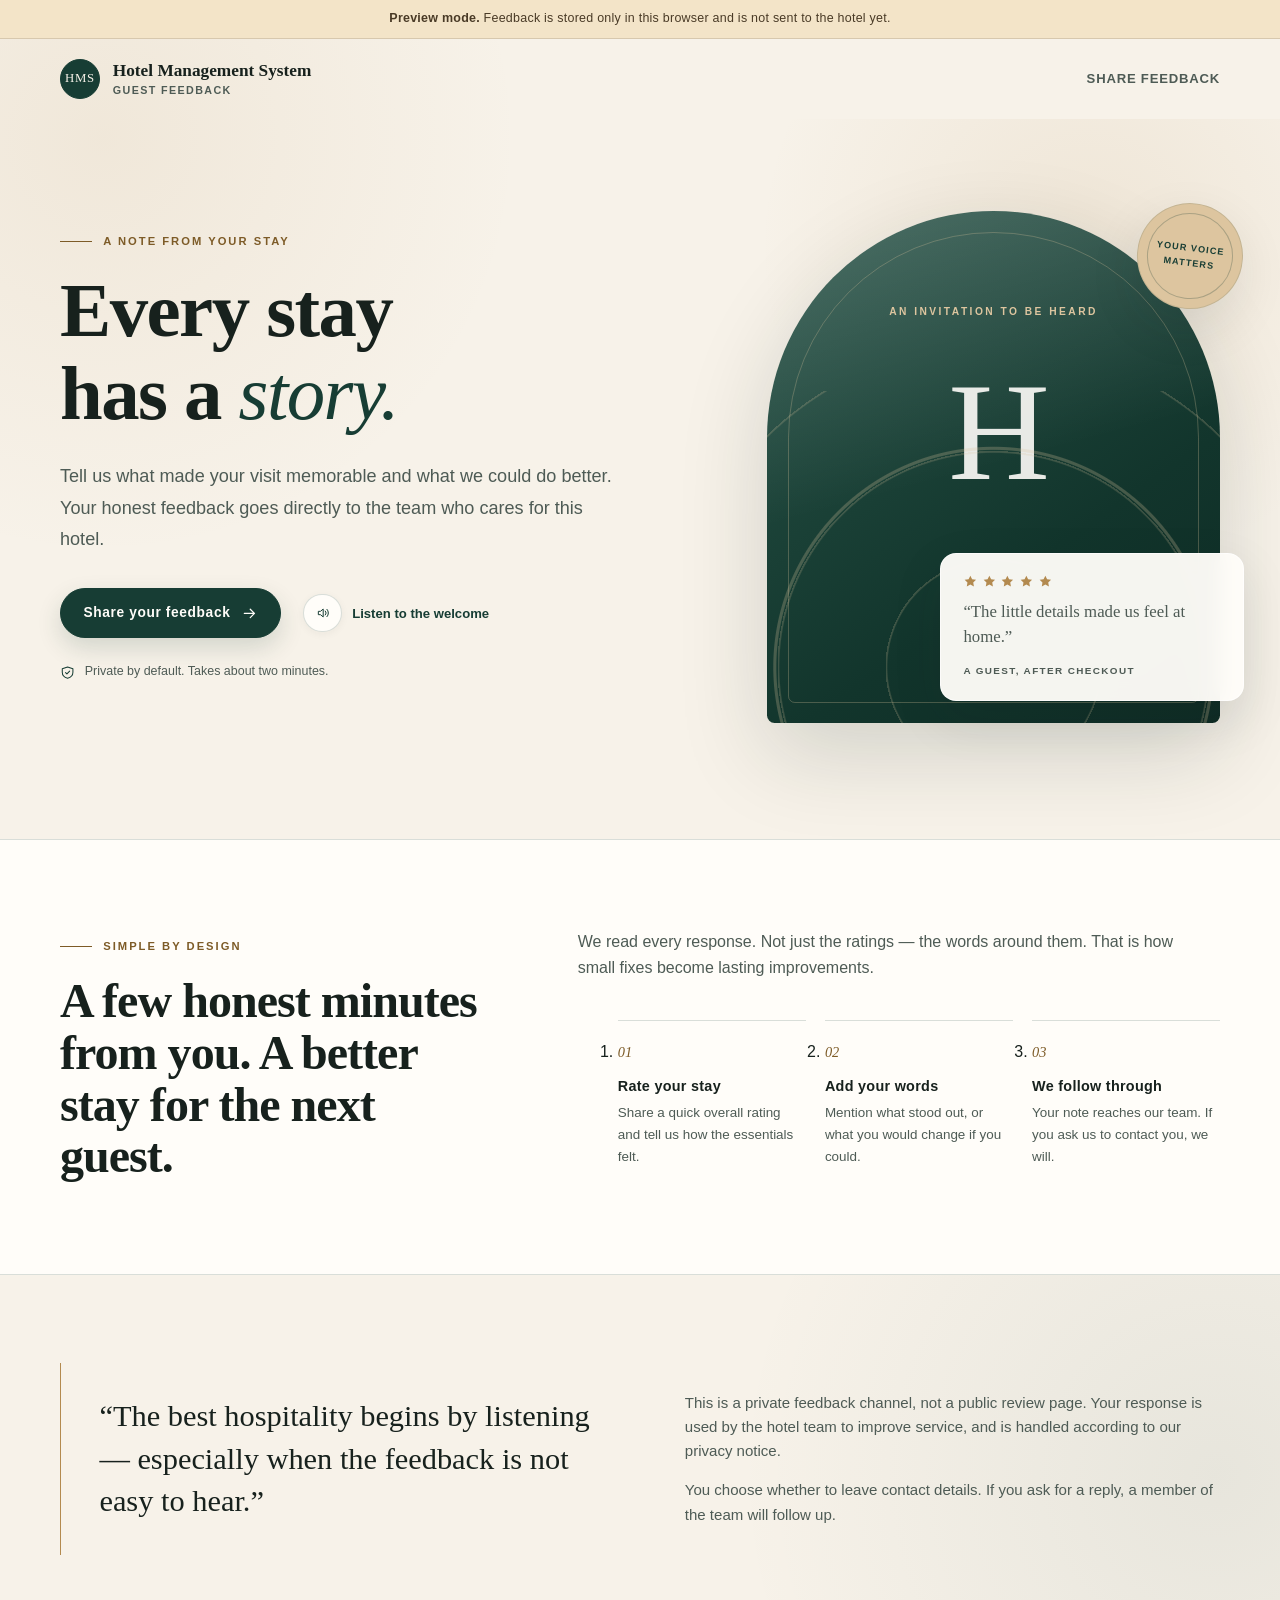
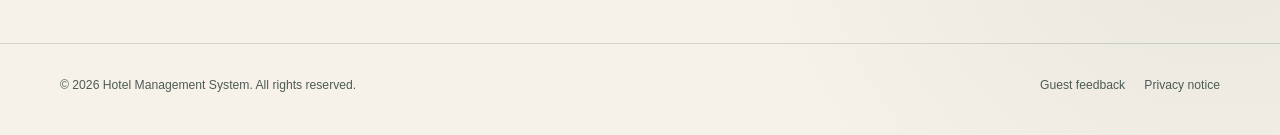
<file: index.html>
<!doctype html>
<html lang="en">
  <head>
    <meta charset="utf-8" />
    <meta name="viewport" content="width=device-width, initial-scale=1" />
    <meta
      name="description"
      content="Share private feedback about your stay and help the hotel improve."
    />
    <meta name="theme-color" content="#173d34" />
    <title>Guest Feedback | Hotel Management System</title>
    <link rel="icon" href="assets/favicon.svg" type="image/svg+xml" />
    <link rel="stylesheet" href="assets/css/styles.css" />
  </head>
  <body class="home-page" data-page="home">
    <div class="demo-banner" data-demo-banner hidden></div>
    <a class="skip-link" href="#main">Skip to content</a>

    <header class="site-header">
      <div class="container site-header__inner">
        <a class="brand" href="index.html">
          <span class="brand__mark" aria-hidden="true">HMS</span>
          <span>
            <span class="brand__name" data-hotel-name>Hotel Management System</span>
            <span class="brand__descriptor">Guest feedback</span>
          </span>
        </a>
        <nav class="header-nav" aria-label="Primary">
          <a class="header-nav__link" href="feedback.html" data-preserve-invite>
            Share feedback
          </a>
        </nav>
      </div>
    </header>

    <main id="main">
      <section class="home-hero" aria-labelledby="hero-title">
        <div class="container home-hero__grid">
          <div>
            <p class="eyebrow">A note from your stay</p>
            <h1 class="hero-title" id="hero-title">
              Every stay has a <em>story.</em>
            </h1>
            <p class="hero-lede">
              Tell us what made your visit memorable and what we could do
              better. Your honest feedback goes directly to the team who cares
              for this hotel.
            </p>

            <div class="hero-actions">
              <a
                class="btn btn--primary"
                href="feedback.html"
                data-preserve-invite
              >
                Share your feedback
                <svg
                  class="btn__icon"
                  viewBox="0 0 20 20"
                  fill="none"
                  aria-hidden="true"
                >
                  <path
                    d="M4 10h12M11 5l5 5-5 5"
                    stroke="currentColor"
                    stroke-width="1.5"
                    stroke-linecap="round"
                    stroke-linejoin="round"
                  />
                </svg>
              </a>

              <button
                class="tts-control"
                type="button"
                data-tts-button
                data-tts-default-label="Listen to the welcome"
                aria-pressed="false"
              >
                <span class="tts-control__icon" aria-hidden="true">
                  <svg viewBox="0 0 24 24" fill="none">
                    <path
                      d="M5 9.5v5h3.2l4.1 3.4V6.1L8.2 9.5H5Z"
                      stroke="currentColor"
                      stroke-width="1.5"
                      stroke-linejoin="round"
                    />
                    <path
                      d="M15.5 9a4.3 4.3 0 0 1 0 6M18 6.5a8 8 0 0 1 0 11"
                      stroke="currentColor"
                      stroke-width="1.5"
                      stroke-linecap="round"
                    />
                  </svg>
                </span>
                <span data-tts-label>Listen to the welcome</span>
              </button>
            </div>

            <p class="hero-note">
              <svg viewBox="0 0 20 20" fill="none" aria-hidden="true">
                <path
                  d="M10 2.5 17 5v4.6c0 4-2.9 6.8-7 7.9-4.1-1.1-7-3.9-7-7.9V5l7-2.5Z"
                  stroke="currentColor"
                  stroke-width="1.35"
                  stroke-linejoin="round"
                />
                <path
                  d="m7.3 9.9 1.8 1.8 3.6-3.7"
                  stroke="currentColor"
                  stroke-width="1.35"
                  stroke-linecap="round"
                  stroke-linejoin="round"
                />
              </svg>
              Private by default. Takes about two minutes.
            </p>

            <div id="welcome-script" class="visually-hidden">
              Welcome. We would love to hear about your stay. This short,
              private feedback form takes about two minutes. You can rate your
              experience and tell us what worked well, or what we should
              improve. Your feedback goes directly to our hotel team. Use the
              Share your feedback button when you are ready to begin.
            </div>
          </div>

          <div class="hero-art" aria-hidden="true">
            <div class="hero-art__arch">
              <span class="hero-art__label">An invitation to be heard</span>
              <span class="hero-art__monogram">H</span>
              <span class="hero-art__pattern"></span>
            </div>
            <div class="hero-seal">
              <span class="hero-seal__inner">Your voice<br />matters</span>
            </div>
            <div class="hero-card">
              <div class="hero-card__stars">
                <svg viewBox="0 0 24 24" aria-hidden="true">
                  <path d="m12 2.7 2.9 5.8 6.4.9-4.6 4.5 1.1 6.4-5.8-3-5.8 3 1.1-6.4-4.6-4.5 6.4-.9L12 2.7Z" />
                </svg>
                <svg viewBox="0 0 24 24" aria-hidden="true">
                  <path d="m12 2.7 2.9 5.8 6.4.9-4.6 4.5 1.1 6.4-5.8-3-5.8 3 1.1-6.4-4.6-4.5 6.4-.9L12 2.7Z" />
                </svg>
                <svg viewBox="0 0 24 24" aria-hidden="true">
                  <path d="m12 2.7 2.9 5.8 6.4.9-4.6 4.5 1.1 6.4-5.8-3-5.8 3 1.1-6.4-4.6-4.5 6.4-.9L12 2.7Z" />
                </svg>
                <svg viewBox="0 0 24 24" aria-hidden="true">
                  <path d="m12 2.7 2.9 5.8 6.4.9-4.6 4.5 1.1 6.4-5.8-3-5.8 3 1.1-6.4-4.6-4.5 6.4-.9L12 2.7Z" />
                </svg>
                <svg viewBox="0 0 24 24" aria-hidden="true">
                  <path d="m12 2.7 2.9 5.8 6.4.9-4.6 4.5 1.1 6.4-5.8-3-5.8 3 1.1-6.4-4.6-4.5 6.4-.9L12 2.7Z" />
                </svg>
              </div>
              <p>“The little details made us feel at home.”</p>
              <span class="hero-card__caption">A guest, after checkout</span>
            </div>
          </div>
        </div>
      </section>

      <section class="home-intro" aria-labelledby="how-heading">
        <div class="container intro-grid">
          <div>
            <p class="eyebrow">Simple by design</p>
            <h2 class="intro-title" id="how-heading">
              A few honest minutes from you. A better stay for the next guest.
            </h2>
          </div>
          <div>
            <div class="intro-copy">
              <p>
                We read every response. Not just the ratings — the words
                around them. That is how small fixes become lasting
                improvements.
              </p>
            </div>
            <ol class="steps">
              <li class="step">
                <span class="step__number">01</span>
                <h3>Rate your stay</h3>
                <p>
                  Share a quick overall rating and tell us how the essentials
                  felt.
                </p>
              </li>
              <li class="step">
                <span class="step__number">02</span>
                <h3>Add your words</h3>
                <p>
                  Mention what stood out, or what you would change if you
                  could.
                </p>
              </li>
              <li class="step">
                <span class="step__number">03</span>
                <h3>We follow through</h3>
                <p>
                  Your note reaches our team. If you ask us to contact you, we
                  will.
                </p>
              </li>
            </ol>
          </div>
        </div>
      </section>

      <section class="home-assurance" aria-labelledby="assurance-heading">
        <div class="container assurance-grid">
          <div class="assurance-quote">
            <p>
              “The best hospitality begins by listening — especially when the
              feedback is not easy to hear.”
            </p>
          </div>
          <div class="assurance-copy">
            <h2 class="visually-hidden" id="assurance-heading">
              About this feedback channel
            </h2>
            <p>
              This is a private feedback channel, not a public review page.
              Your response is used by the hotel team to improve service, and
              is handled according to our privacy notice.
            </p>
            <p>
              You choose whether to leave contact details. If you ask for a
              reply, a member of the team will follow up.
            </p>
          </div>
        </div>
      </section>
    </main>

    <footer class="site-footer">
      <div class="container site-footer__inner">
        <p>
          © <span data-current-year>2026</span>
          <span data-hotel-name>Hotel Management System</span>. All rights
          reserved.
        </p>
        <nav class="site-footer__links" aria-label="Legal">
          <a href="feedback.html" data-preserve-invite>Guest feedback</a>
          <a href="privacy.html">Privacy notice</a>
        </nav>
      </div>
    </footer>

    <div class="visually-hidden" id="tts-status" role="status" aria-live="polite"></div>

    <script src="assets/js/config.js"></script>
    <script src="assets/js/site.js"></script>
    <script type="module" src="assets/js/home.js"></script>
  </body>
</html>
</file>
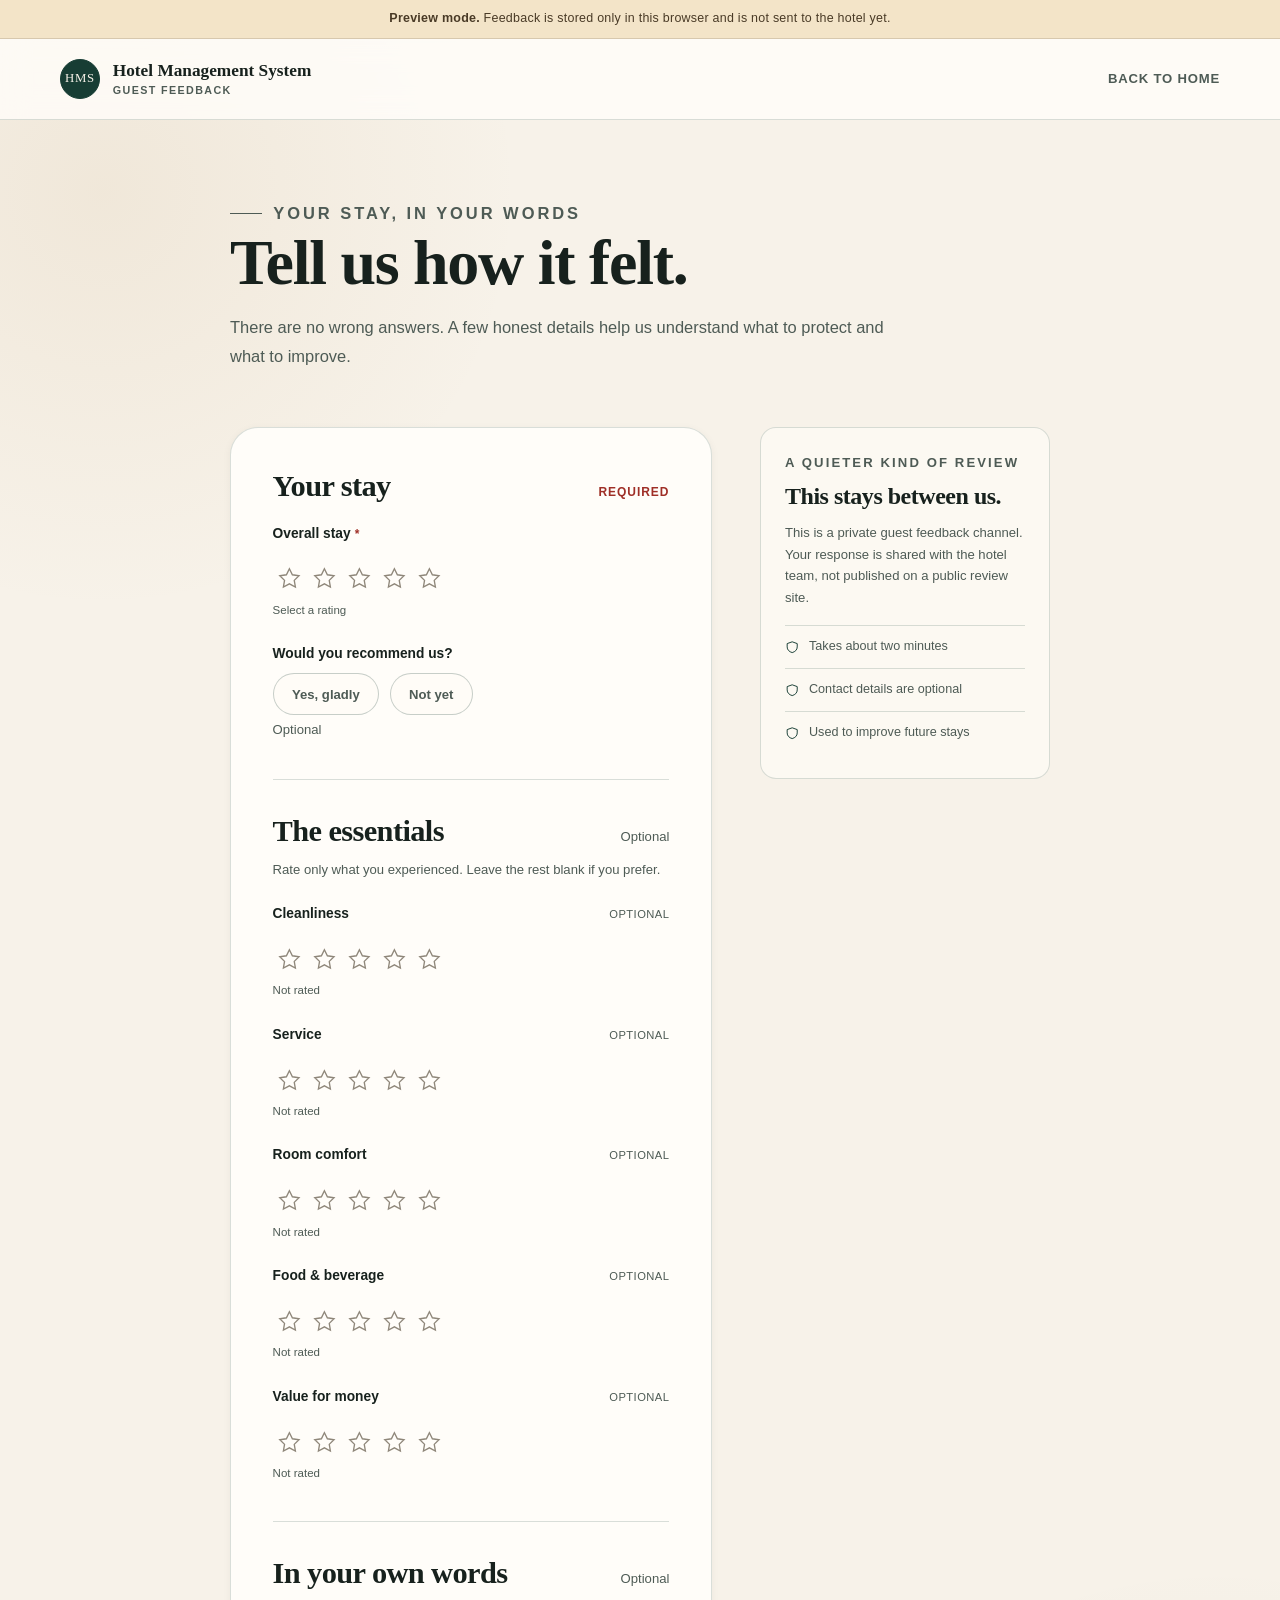
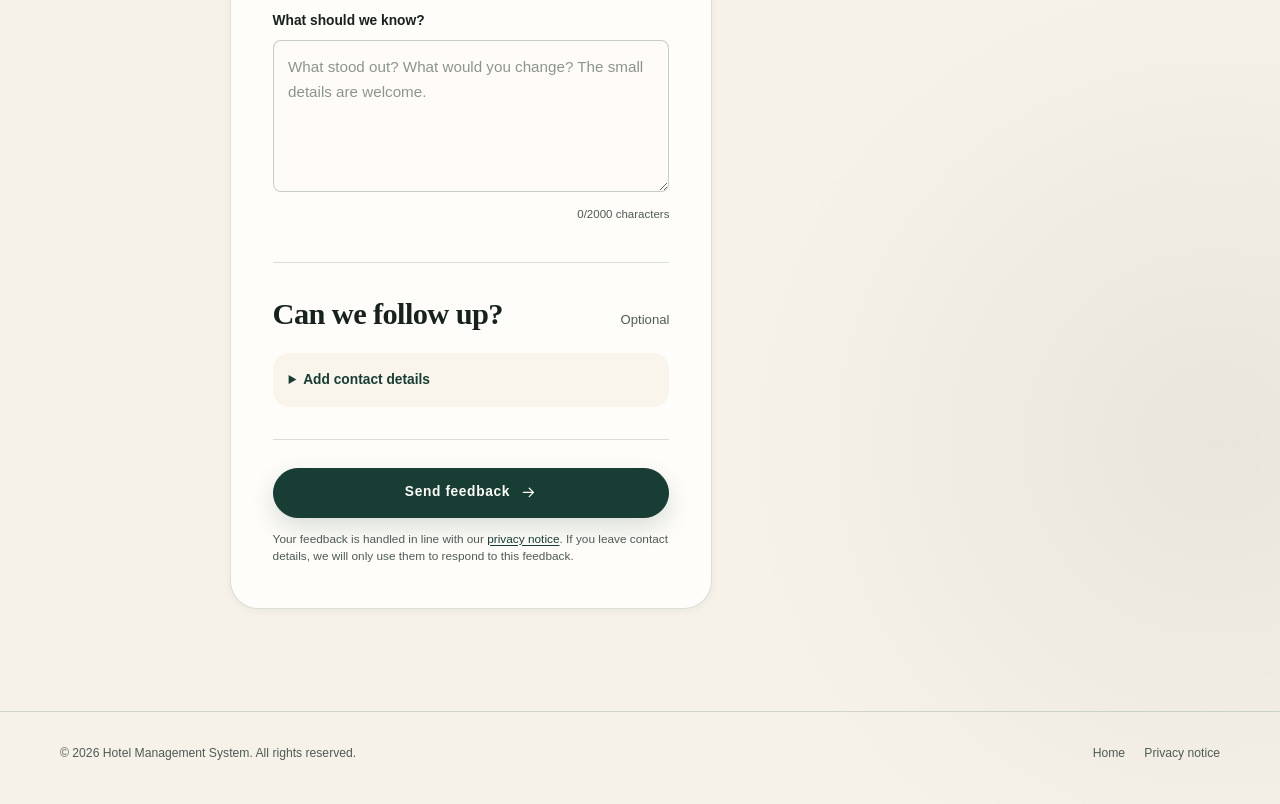
<file: feedback.html>
<!doctype html>
<html lang="en">
  <head>
    <meta charset="utf-8" />
    <meta name="viewport" content="width=device-width, initial-scale=1" />
    <meta name="robots" content="noindex, nofollow" />
    <meta
      name="description"
      content="Share a private review of your recent hotel stay."
    />
    <meta name="theme-color" content="#173d34" />
    <title>Share your feedback | Hotel Management System</title>
    <link rel="icon" href="assets/favicon.svg" type="image/svg+xml" />
    <link rel="stylesheet" href="assets/css/styles.css" />
  </head>
  <body data-page="feedback">
    <div class="demo-banner" data-demo-banner hidden></div>
    <a class="skip-link" href="#main">Skip to content</a>

    <header class="site-header site-header--solid">
      <div class="container site-header__inner">
        <a class="brand" href="index.html">
          <span class="brand__mark" aria-hidden="true">HMS</span>
          <span>
            <span class="brand__name" data-hotel-name>Hotel Management System</span>
            <span class="brand__descriptor">Guest feedback</span>
          </span>
        </a>
        <nav class="header-nav" aria-label="Primary">
          <a class="header-nav__link" href="index.html">Back to home</a>
        </nav>
      </div>
    </header>

    <main class="page-main" id="main">
      <div class="container container--narrow">
        <div class="page-intro">
          <p class="eyebrow">Your stay, in your words</p>
          <h1>Tell us how it felt.</h1>
          <p>
            There are no wrong answers. A few honest details help us understand
            what to protect and what to improve.
          </p>
        </div>

        <div class="form-shell">
          <div>
            <div
              class="alert alert--error"
              id="form-error"
              role="alert"
              tabindex="-1"
              hidden
            ></div>

            <form
              class="review-form"
              id="review-form"
              novalidate
            >
              <section class="form-section" aria-labelledby="stay-heading">
                <div class="section-heading">
                  <h2 id="stay-heading">Your stay</h2>
                  <span class="required-mark">Required</span>
                </div>

                <div
                  class="rating-control"
                  data-rating-name="overall"
                  data-rating-label="Overall stay"
                  data-required="true"
                ></div>

                <div class="field" style="margin-top: 1.5rem">
                  <span class="field-label">Would you recommend us?</span>
                  <div class="recommend-options" role="radiogroup" aria-label="Would you recommend us?">
                    <div class="choice-pill">
                      <input
                        type="radio"
                        id="recommend-yes"
                        name="recommend"
                        value="yes"
                      />
                      <label for="recommend-yes">Yes, gladly</label>
                    </div>
                    <div class="choice-pill">
                      <input
                        type="radio"
                        id="recommend-no"
                        name="recommend"
                        value="no"
                      />
                      <label for="recommend-no">Not yet</label>
                    </div>
                  </div>
                  <p class="field-help">Optional</p>
                </div>
              </section>

              <section class="form-section" aria-labelledby="details-heading">
                <div class="section-heading">
                  <h2 id="details-heading">The essentials</h2>
                  <span class="field-help">Optional</span>
                </div>
                <p class="field-help" style="margin: -0.5rem 0 1.4rem">
                  Rate only what you experienced. Leave the rest blank if you
                  prefer.
                </p>

                <div class="rating-control" data-rating-name="cleanliness" data-rating-label="Cleanliness"></div>
                <div class="rating-control" data-rating-name="service" data-rating-label="Service"></div>
                <div class="rating-control" data-rating-name="comfort" data-rating-label="Room comfort"></div>
                <div class="rating-control" data-rating-name="food" data-rating-label="Food &amp; beverage"></div>
                <div class="rating-control" data-rating-name="value" data-rating-label="Value for money"></div>
              </section>

              <section class="form-section" aria-labelledby="words-heading">
                <div class="section-heading">
                  <h2 id="words-heading">In your own words</h2>
                  <span class="field-help">Optional</span>
                </div>

                <div class="field" id="comment-field">
                  <label for="comment">What should we know?</label>
                  <textarea
                    id="comment"
                    name="comment"
                    maxlength="2000"
                    aria-describedby="comment-count"
                    placeholder="What stood out? What would you change? The small details are welcome."
                  ></textarea>
                  <div class="character-count" id="comment-count" aria-live="polite">
                    <span data-comment-length>0</span>/2000 characters
                  </div>
                </div>
              </section>

              <section class="form-section" aria-labelledby="contact-heading">
                <div class="section-heading">
                  <h2 id="contact-heading">Can we follow up?</h2>
                  <span class="field-help">Optional</span>
                </div>

                <details class="optional-details" id="contact-details">
                  <summary>Add contact details</summary>
                  <div class="optional-details__body">
                    <p class="field-help" style="margin-top: 0">
                      Leave your details only if you would like a member of our
                      team to respond to this feedback.
                    </p>

                    <div class="field">
                      <label for="guest-name">Name</label>
                      <input
                        type="text"
                        id="guest-name"
                        name="guestName"
                        autocomplete="name"
                        maxlength="120"
                      />
                    </div>

                    <div class="field">
                      <label for="guest-email">Email</label>
                      <input
                        type="email"
                        id="guest-email"
                        name="guestEmail"
                        autocomplete="email"
                        maxlength="254"
                        inputmode="email"
                      />
                    </div>

                    <div class="field">
                      <label for="guest-phone">Phone</label>
                      <input
                        type="tel"
                        id="guest-phone"
                        name="guestPhone"
                        autocomplete="tel"
                        maxlength="32"
                        inputmode="tel"
                      />
                    </div>

                    <div class="checkbox-row">
                      <input
                        type="checkbox"
                        id="contact-consent"
                        name="contactConsent"
                      />
                      <label for="contact-consent">
                        I agree to be contacted about this feedback. I
                        understand that providing contact details is optional.
                      </label>
                    </div>
                    <p class="field-error" id="contact-error" hidden>
                      Please agree to be contacted if you leave contact details.
                    </p>
                  </div>
                </details>
              </section>

              <div class="form-actions">
                <button class="btn btn--primary btn--wide" id="submit-button" type="submit">
                  Send feedback
                  <svg
                    class="btn__icon"
                    viewBox="0 0 20 20"
                    fill="none"
                    aria-hidden="true"
                  >
                    <path
                      d="M4 10h12M11 5l5 5-5 5"
                      stroke="currentColor"
                      stroke-width="1.5"
                      stroke-linecap="round"
                      stroke-linejoin="round"
                    />
                  </svg>
                </button>
                <p class="form-actions__note">
                  Your feedback is handled in line with our
                  <a href="privacy.html">privacy notice</a>. If you leave
                  contact details, we will only use them to respond to this
                  feedback.
                </p>
              </div>
            </form>
          </div>

          <aside class="aside-card" aria-labelledby="aside-heading">
            <p class="aside-card__eyebrow">A quieter kind of review</p>
            <h2 id="aside-heading">This stays between us.</h2>
            <p>
              This is a private guest feedback channel. Your response is shared
              with the hotel team, not published on a public review site.
            </p>
            <ul>
              <li>
                <svg viewBox="0 0 20 20" fill="none" aria-hidden="true">
                  <path
                    d="M10 2.5 17 5v4.6c0 4-2.9 6.8-7 7.9-4.1-1.1-7-3.9-7-7.9V5l7-2.5Z"
                    stroke="currentColor"
                    stroke-width="1.35"
                    stroke-linejoin="round"
                  />
                </svg>
                Takes about two minutes
              </li>
              <li>
                <svg viewBox="0 0 20 20" fill="none" aria-hidden="true">
                  <path
                    d="M10 2.5 17 5v4.6c0 4-2.9 6.8-7 7.9-4.1-1.1-7-3.9-7-7.9V5l7-2.5Z"
                    stroke="currentColor"
                    stroke-width="1.35"
                    stroke-linejoin="round"
                  />
                </svg>
                Contact details are optional
              </li>
              <li>
                <svg viewBox="0 0 20 20" fill="none" aria-hidden="true">
                  <path
                    d="M10 2.5 17 5v4.6c0 4-2.9 6.8-7 7.9-4.1-1.1-7-3.9-7-7.9V5l7-2.5Z"
                    stroke="currentColor"
                    stroke-width="1.35"
                    stroke-linejoin="round"
                  />
                </svg>
                Used to improve future stays
              </li>
            </ul>
          </aside>
        </div>
      </div>
    </main>

    <footer class="site-footer">
      <div class="container site-footer__inner">
        <p>
          © <span data-current-year>2026</span>
          <span data-hotel-name>Hotel Management System</span>. All rights
          reserved.
        </p>
        <nav class="site-footer__links" aria-label="Legal">
          <a href="index.html">Home</a>
          <a href="privacy.html">Privacy notice</a>
        </nav>
      </div>
    </footer>

    <div class="visually-hidden" id="tts-status" role="status" aria-live="polite"></div>

    <script src="assets/js/config.js"></script>
    <script src="assets/js/site.js"></script>
    <script type="module" src="assets/js/feedback.js"></script>
  </body>
</html>
</file>
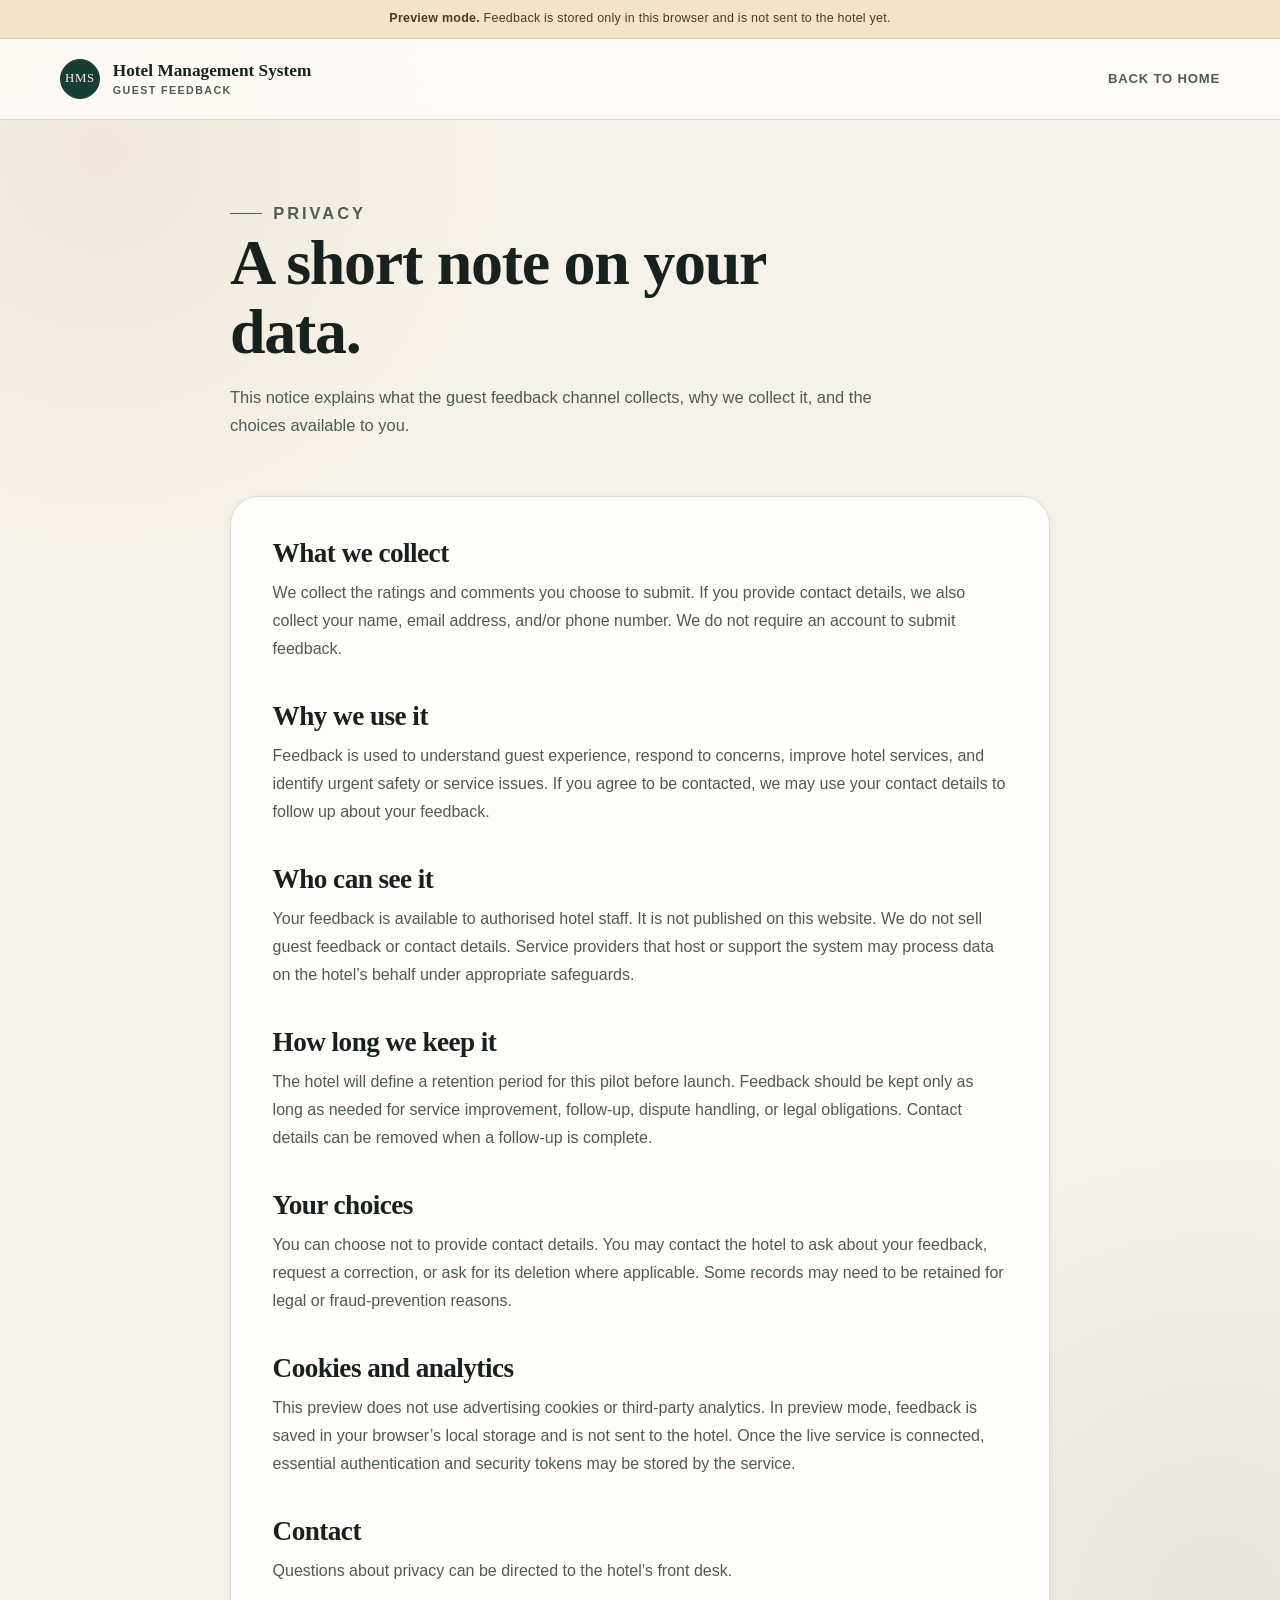
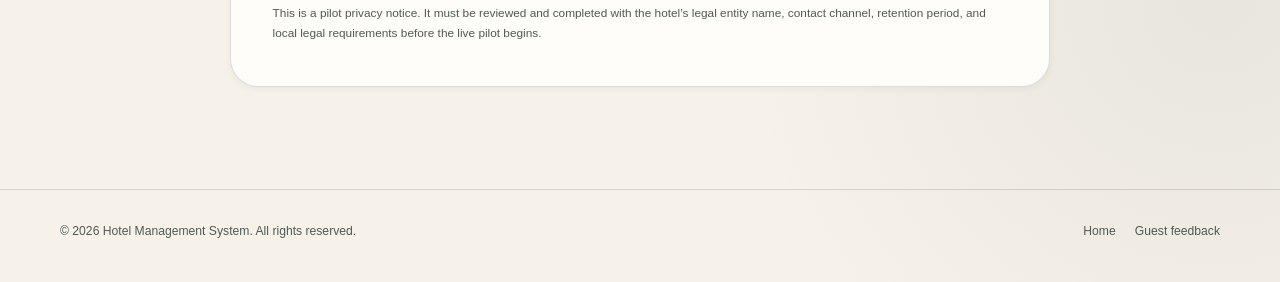
<file: privacy.html>
<!doctype html>
<html lang="en">
  <head>
    <meta charset="utf-8" />
    <meta name="viewport" content="width=device-width, initial-scale=1" />
    <meta name="robots" content="noindex, nofollow" />
    <meta name="description" content="How guest feedback is handled." />
    <meta name="theme-color" content="#173d34" />
    <title>Privacy notice | Hotel Management System</title>
    <link rel="icon" href="assets/favicon.svg" type="image/svg+xml" />
    <link rel="stylesheet" href="assets/css/styles.css" />
  </head>
  <body data-page="privacy">
    <div class="demo-banner" data-demo-banner hidden></div>
    <a class="skip-link" href="#main">Skip to content</a>

    <header class="site-header site-header--solid">
      <div class="container site-header__inner">
        <a class="brand" href="index.html">
          <span class="brand__mark" aria-hidden="true">HMS</span>
          <span>
            <span class="brand__name" data-hotel-name>Hotel Management System</span>
            <span class="brand__descriptor">Guest feedback</span>
          </span>
        </a>
        <nav class="header-nav" aria-label="Primary">
          <a class="header-nav__link" href="index.html">Back to home</a>
        </nav>
      </div>
    </header>

    <main class="page-main" id="main">
      <div class="container container--narrow">
        <div class="page-intro">
          <p class="eyebrow">Privacy</p>
          <h1>A short note on your data.</h1>
          <p>
            This notice explains what the guest feedback channel collects, why
            we collect it, and the choices available to you.
          </p>
        </div>

        <div class="review-form prose">
          <h2>What we collect</h2>
          <p>
            We collect the ratings and comments you choose to submit. If you
            provide contact details, we also collect your name, email address,
            and/or phone number. We do not require an account to submit
            feedback.
          </p>

          <h2>Why we use it</h2>
          <p>
            Feedback is used to understand guest experience, respond to
            concerns, improve hotel services, and identify urgent safety or
            service issues. If you agree to be contacted, we may use your
            contact details to follow up about your feedback.
          </p>

          <h2>Who can see it</h2>
          <p>
            Your feedback is available to authorised hotel staff. It is not
            published on this website. We do not sell guest feedback or contact
            details. Service providers that host or support the system may
            process data on the hotel’s behalf under appropriate safeguards.
          </p>

          <h2>How long we keep it</h2>
          <p>
            The hotel will define a retention period for this pilot before
            launch. Feedback should be kept only as long as needed for service
            improvement, follow-up, dispute handling, or legal obligations.
            Contact details can be removed when a follow-up is complete.
          </p>

          <h2>Your choices</h2>
          <p>
            You can choose not to provide contact details. You may contact the
            hotel to ask about your feedback, request a correction, or ask for
            its deletion where applicable. Some records may need to be retained
            for legal or fraud-prevention reasons.
          </p>

          <h2>Cookies and analytics</h2>
          <p>
            This preview does not use advertising cookies or third-party
            analytics. In preview mode, feedback is saved in your browser’s
            local storage and is not sent to the hotel. Once the live service
            is connected, essential authentication and security tokens may be
            stored by the service.
          </p>

          <h2>Contact</h2>
          <p data-support-wrapper hidden>
            Questions about privacy can be sent to
            <a href="#" data-support-email></a>.
          </p>
          <p data-support-wrapper-fallback>
            Questions about privacy can be directed to the hotel’s front desk.
          </p>

          <p class="form-actions__note">
            This is a pilot privacy notice. It must be reviewed and completed
            with the hotel’s legal entity name, contact channel, retention
            period, and local legal requirements before the live pilot begins.
          </p>
        </div>
      </div>
    </main>

    <footer class="site-footer">
      <div class="container site-footer__inner">
        <p>
          © <span data-current-year>2026</span>
          <span data-hotel-name>Hotel Management System</span>. All rights
          reserved.
        </p>
        <nav class="site-footer__links" aria-label="Legal">
          <a href="index.html">Home</a>
          <a href="feedback.html">Guest feedback</a>
        </nav>
      </div>
    </footer>

    <script src="assets/js/config.js"></script>
    <script src="assets/js/site.js"></script>
  </body>
</html>
</file>
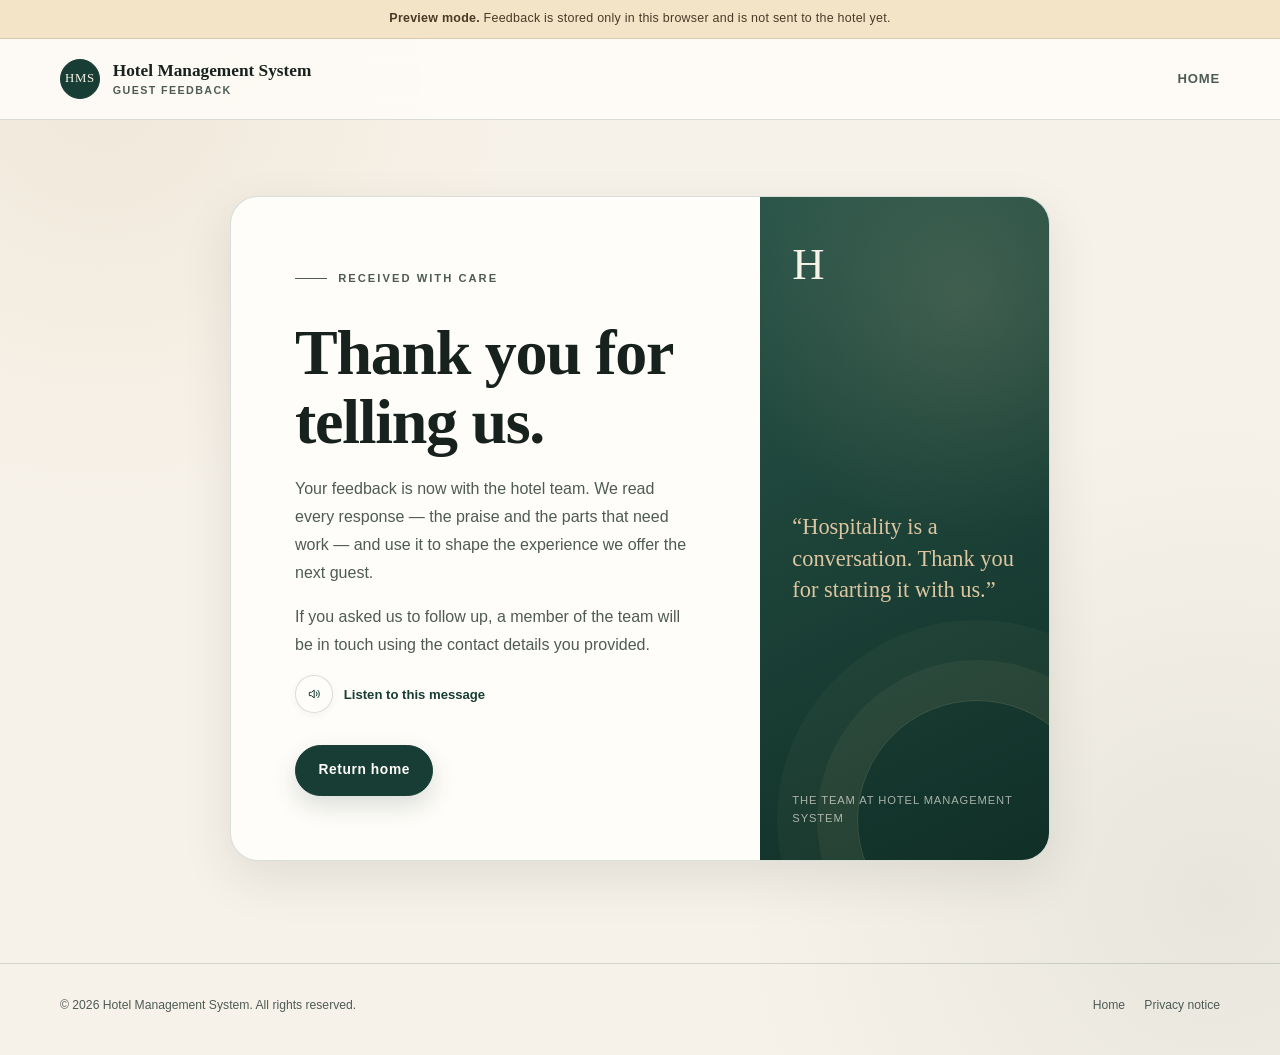
<file: thank-you.html>
<!doctype html>
<html lang="en">
  <head>
    <meta charset="utf-8" />
    <meta name="viewport" content="width=device-width, initial-scale=1" />
    <meta name="robots" content="noindex, nofollow" />
    <meta
      name="description"
      content="Your hotel feedback has been received."
    />
    <meta name="theme-color" content="#173d34" />
    <title>Thank you | Hotel Management System</title>
    <link rel="icon" href="assets/favicon.svg" type="image/svg+xml" />
    <link rel="stylesheet" href="assets/css/styles.css" />
  </head>
  <body data-page="thank-you">
    <div class="demo-banner" data-demo-banner hidden></div>
    <a class="skip-link" href="#main">Skip to content</a>

    <header class="site-header site-header--solid">
      <div class="container site-header__inner">
        <a class="brand" href="index.html">
          <span class="brand__mark" aria-hidden="true">HMS</span>
          <span>
            <span class="brand__name" data-hotel-name>Hotel Management System</span>
            <span class="brand__descriptor">Guest feedback</span>
          </span>
        </a>
        <nav class="header-nav" aria-label="Primary">
          <a class="header-nav__link" href="index.html">Home</a>
        </nav>
      </div>
    </header>

    <main class="page-main" id="main">
      <div class="container container--narrow">
        <div class="thanks-shell">
          <div class="thanks-main">
            <p class="eyebrow">Received with care</p>
            <h1>Thank you for telling us.</h1>
            <p>
              Your feedback is now with the hotel team. We read every response
              — the praise and the parts that need work — and use it to shape
              the experience we offer the next guest.
            </p>
            <p id="follow-up-note">
              If you asked us to follow up, a member of the team will be in
              touch using the contact details you provided.
            </p>

            <div class="reference-box" id="reference-box" hidden>
              <span class="reference-box__label">Reference</span>
              <span class="reference-box__value" id="reference-value"></span>
              <span class="thanks-rating" id="thanks-rating" hidden>
                <span class="thanks-rating__stars" id="thanks-rating-stars" aria-hidden="true"></span>
                <span id="thanks-rating-text"></span>
              </span>
            </div>

            <button
              class="tts-control"
              type="button"
              id="thank-you-tts"
              data-tts-button
              data-tts-default-label="Listen to this message"
              aria-pressed="false"
            >
              <span class="tts-control__icon" aria-hidden="true">
                <svg viewBox="0 0 24 24" fill="none">
                  <path
                    d="M5 9.5v5h3.2l4.1 3.4V6.1L8.2 9.5H5Z"
                    stroke="currentColor"
                    stroke-width="1.5"
                    stroke-linejoin="round"
                  />
                  <path
                    d="M15.5 9a4.3 4.3 0 0 1 0 6M18 6.5a8 8 0 0 1 0 11"
                    stroke="currentColor"
                    stroke-width="1.5"
                    stroke-linecap="round"
                  />
                </svg>
              </span>
              <span data-tts-label>Listen to this message</span>
            </button>

            <div class="thanks-actions">
              <a
                class="btn btn--primary"
                href="index.html"
              >
                Return home
              </a>
              <a
                class="btn btn--secondary"
                href="#"
                data-public-review-link
                target="_blank"
                rel="noopener noreferrer"
                hidden
              >
                Leave a public review
              </a>
            </div>

            <p class="thanks-help" data-support-wrapper hidden>
              Need to add something or correct a detail? Contact us at
              <a href="#" data-support-email></a>.
            </p>
          </div>

          <aside class="thanks-aside" aria-label="A note from the hotel">
            <span class="thanks-aside__mark">H</span>
            <p class="thanks-aside__text">
              “Hospitality is a conversation. Thank you for starting it with
              us.”
            </p>
            <p class="thanks-aside__small">The team at <span data-hotel-name>Hotel Management System</span></p>
          </aside>
        </div>
      </div>
    </main>

    <footer class="site-footer">
      <div class="container site-footer__inner">
        <p>
          © <span data-current-year>2026</span>
          <span data-hotel-name>Hotel Management System</span>. All rights
          reserved.
        </p>
        <nav class="site-footer__links" aria-label="Legal">
          <a href="index.html">Home</a>
          <a href="privacy.html">Privacy notice</a>
        </nav>
      </div>
    </footer>

    <div class="visually-hidden" id="tts-status" role="status" aria-live="polite"></div>

    <script src="assets/js/config.js"></script>
    <script src="assets/js/site.js"></script>
    <script type="module" src="assets/js/thank-you.js"></script>
  </body>
</html>
</file>
<file: assets/css/styles.css>
/* ==========================================================================
   Hotel Management System — shared styles
   ========================================================================== */

:root {
  --ink: #17211d;
  --ink-soft: #4e5b55;
  --forest: #173d34;
  --forest-deep: #0f2c26;
  --forest-light: #2f5d50;
  --gold: #b38a4f;
  --gold-ink: #7d5b27;
  --gold-light: #ddc59f;
  --cream: #f7f2e9;
  --cream-deep: #eee5d8;
  --paper: #fffdf9;
  --line: rgba(23, 61, 52, 0.16);
  --danger: #9f2f27;
  --danger-bg: #fbece8;
  --success: #2f6b4f;
  --success-bg: #e9f4ec;
  --shadow-sm: 0 2px 8px rgba(30, 40, 35, 0.05);
  --shadow-md: 0 18px 50px rgba(30, 40, 35, 0.1);
  --shadow-lg: 0 30px 90px rgba(20, 40, 32, 0.16);
  --radius-sm: 8px;
  --radius-md: 16px;
  --radius-lg: 28px;
  --font-display: "Iowan Old Style", "Palatino Linotype", Palatino, Georgia,
    "Times New Roman", serif;
  --font-body: -apple-system, BlinkMacSystemFont, "Segoe UI", Roboto, Helvetica,
    Arial, sans-serif;
  --page-width: 1160px;
  --focus: 0 0 0 3px var(--cream), 0 0 0 6px var(--gold-ink);
}

*,
*::before,
*::after {
  box-sizing: border-box;
}

html {
  overflow-x: clip;
  scroll-behavior: smooth;
}

@supports not (overflow: clip) {
  html {
    overflow-x: hidden;
  }
}

body {
  margin: 0;
  color: var(--ink);
  background:
    radial-gradient(circle at 8% 8%, rgba(179, 138, 79, 0.1), transparent 26rem),
    radial-gradient(circle at 95% 85%, rgba(23, 61, 52, 0.07), transparent 30rem),
    var(--cream);
  font-family: var(--font-body);
  font-size: 16px;
  line-height: 1.6;
  -webkit-font-smoothing: antialiased;
  text-rendering: optimizeLegibility;
}

img,
svg {
  display: block;
  max-width: 100%;
}

button,
input,
select,
textarea {
  font: inherit;
}

button {
  cursor: pointer;
}

a {
  color: var(--forest);
  text-decoration-thickness: 1px;
  text-underline-offset: 0.2em;
}

a:hover {
  color: var(--forest-light);
}

p,
h1,
h2,
h3,
h4 {
  margin-top: 0;
}

h1,
h2,
h3 {
  font-family: var(--font-display);
  font-weight: 600;
  letter-spacing: -0.02em;
  line-height: 1.08;
}

h1 {
  font-size: clamp(2.6rem, 6vw, 5rem);
}

h2 {
  font-size: clamp(1.9rem, 4vw, 3rem);
}

h3 {
  font-size: 1.35rem;
  line-height: 1.25;
}

::selection {
  color: var(--paper);
  background: var(--forest);
}

:focus-visible {
  outline: none;
  box-shadow: var(--focus);
}

.skip-link {
  position: fixed;
  top: 0.75rem;
  left: 0.75rem;
  z-index: 100;
  padding: 0.7rem 1rem;
  color: var(--paper);
  background: var(--forest-deep);
  border-radius: var(--radius-sm);
  transform: translateY(-200%);
  transition: transform 160ms ease;
}

.skip-link:focus {
  transform: translateY(0);
}

.demo-banner {
  position: relative;
  z-index: 20;
  padding: 0.55rem 1rem;
  color: #493a26;
  background: #f3e4c8;
  border-bottom: 1px solid rgba(73, 58, 38, 0.16);
  font-size: 0.78rem;
  letter-spacing: 0.02em;
  text-align: center;
}

.demo-banner strong {
  font-weight: 700;
}

.container {
  width: min(calc(100% - 2.5rem), var(--page-width));
  margin-inline: auto;
}

.container--narrow {
  width: min(calc(100% - 2.5rem), 820px);
  margin-inline: auto;
}

.site-header {
  position: relative;
  z-index: 10;
  padding: 1.25rem 0;
}

.site-header--solid {
  background: rgba(255, 253, 249, 0.82);
  border-bottom: 1px solid var(--line);
  backdrop-filter: blur(14px);
}

.site-header__inner {
  display: flex;
  align-items: center;
  justify-content: space-between;
  gap: 1.5rem;
}

.brand {
  display: inline-flex;
  align-items: center;
  gap: 0.8rem;
  color: var(--ink);
  text-decoration: none;
}

.brand:hover {
  color: var(--ink);
}

.brand__mark {
  display: grid;
  width: 2.5rem;
  height: 2.5rem;
  flex: 0 0 auto;
  place-items: center;
  color: var(--cream);
  background: var(--forest);
  border: 1px solid var(--forest);
  border-radius: 50%;
  font-family: var(--font-display);
  font-size: 0.8rem;
  letter-spacing: 0.06em;
}

.brand__name {
  display: block;
  font-family: var(--font-display);
  font-size: 1.08rem;
  font-weight: 600;
  line-height: 1.2;
}

.brand__descriptor {
  display: block;
  margin-top: 0.15rem;
  color: var(--ink-soft);
  font-size: 0.67rem;
  font-weight: 600;
  letter-spacing: 0.13em;
  line-height: 1.2;
  text-transform: uppercase;
}

.header-nav {
  display: flex;
  align-items: center;
  gap: 1.5rem;
}

.header-nav__link {
  color: var(--ink-soft);
  font-size: 0.82rem;
  font-weight: 600;
  letter-spacing: 0.06em;
  text-decoration: none;
  text-transform: uppercase;
}

.header-nav__link:hover {
  color: var(--ink);
}

/* Buttons ----------------------------------------------------------------- */

.btn {
  display: inline-flex;
  min-height: 3.15rem;
  align-items: center;
  justify-content: center;
  gap: 0.65rem;
  padding: 0.85rem 1.4rem;
  border: 1px solid transparent;
  border-radius: 999px;
  font-size: 0.86rem;
  font-weight: 700;
  letter-spacing: 0.045em;
  line-height: 1.2;
  text-align: center;
  text-decoration: none;
  transition:
    transform 160ms ease,
    background-color 160ms ease,
    border-color 160ms ease,
    box-shadow 160ms ease;
}

.btn:hover {
  transform: translateY(-1px);
}

.btn:active {
  transform: translateY(0);
}

.btn:disabled {
  cursor: not-allowed;
  opacity: 0.65;
  transform: none;
}

.btn--primary {
  color: var(--paper);
  background: var(--forest);
  border-color: var(--forest);
  box-shadow: 0 10px 25px rgba(23, 61, 52, 0.16);
}

.btn--primary:hover {
  color: var(--paper);
  background: var(--forest-deep);
  border-color: var(--forest-deep);
}

.btn--secondary {
  color: var(--forest);
  background: transparent;
  border-color: rgba(23, 61, 52, 0.32);
}

.btn--secondary:hover {
  color: var(--forest);
  background: rgba(255, 253, 249, 0.7);
  border-color: var(--forest);
}

.btn--wide {
  width: 100%;
}

.btn__icon {
  width: 1.05rem;
  height: 1.05rem;
  flex: 0 0 auto;
}

/* Text-to-speech ---------------------------------------------------------- */

.tts-control {
  display: inline-flex;
  align-items: center;
  gap: 0.65rem;
  padding: 0;
  color: var(--forest);
  background: none;
  border: 0;
  font-size: 0.82rem;
  font-weight: 650;
  text-align: left;
  text-decoration: none;
}

.tts-control[hidden] {
  display: none !important;
}

.tts-control__icon {
  position: relative;
  display: grid;
  width: 2.4rem;
  height: 2.4rem;
  flex: 0 0 auto;
  place-items: center;
  background: var(--paper);
  border: 1px solid var(--line);
  border-radius: 50%;
  box-shadow: var(--shadow-sm);
  transition:
    color 160ms ease,
    background-color 160ms ease,
    border-color 160ms ease;
}

.tts-control:hover .tts-control__icon {
  color: var(--paper);
  background: var(--forest);
  border-color: var(--forest);
}

.tts-control[aria-pressed="true"] .tts-control__icon {
  color: var(--paper);
  background: var(--forest);
  border-color: var(--forest);
}

.tts-control__icon svg {
  width: 1rem;
  height: 1rem;
}

.tts-control[aria-pressed="true"] .tts-control__icon::after {
  position: absolute;
  width: 0.48rem;
  height: 0.48rem;
  content: "";
  background: var(--gold-light);
  border: 2px solid var(--forest);
  border-radius: 50%;
  transform: translate(0.8rem, -0.75rem);
}

.tts-status {
  color: var(--ink-soft);
  font-size: 0.8rem;
}

/* Home -------------------------------------------------------------------- */

.home-page {
  min-height: 100vh;
  overflow-x: hidden;
}

.home-hero {
  position: relative;
  overflow: clip;
  padding: clamp(2rem, 6vw, 5.5rem) 0 clamp(4rem, 9vw, 8rem);
}

.home-hero::before {
  position: absolute;
  top: -14rem;
  right: -10rem;
  z-index: -1;
  width: 44rem;
  height: 44rem;
  content: "";
  background: radial-gradient(circle, rgba(179, 138, 79, 0.12), transparent 66%);
  border-radius: 50%;
}

.home-hero__grid {
  display: grid;
  grid-template-columns: minmax(0, 1.08fr) minmax(300px, 0.92fr);
  align-items: center;
  gap: clamp(3rem, 7vw, 7rem);
}

.eyebrow {
  display: inline-flex;
  align-items: center;
  gap: 0.7rem;
  margin-bottom: 1.35rem;
  color: var(--gold-ink);
  font-size: 0.7rem;
  font-weight: 800;
  letter-spacing: 0.18em;
  line-height: 1.2;
  text-transform: uppercase;
}

.eyebrow::before {
  width: 2rem;
  height: 1px;
  content: "";
  background: currentColor;
}

.hero-title {
  max-width: 11ch;
  margin-bottom: 1.6rem;
}

.hero-title em {
  color: var(--forest);
  font-weight: 400;
}

.hero-lede {
  max-width: 35rem;
  margin-bottom: 2rem;
  color: var(--ink-soft);
  font-size: clamp(1rem, 1.5vw, 1.13rem);
  line-height: 1.75;
}

.hero-actions {
  display: flex;
  flex-wrap: wrap;
  align-items: center;
  gap: 1rem 1.4rem;
}

.hero-note {
  display: flex;
  align-items: center;
  gap: 0.6rem;
  margin-top: 1.5rem;
  color: var(--ink-soft);
  font-size: 0.78rem;
}

.hero-note svg {
  width: 0.95rem;
  height: 0.95rem;
  flex: 0 0 auto;
  color: var(--forest);
}

.hero-art {
  position: relative;
  min-height: 33rem;
  isolation: isolate;
}

.hero-art__arch {
  position: absolute;
  inset: 1rem 0 0 8%;
  overflow: hidden;
  background:
    linear-gradient(165deg, rgba(255, 255, 255, 0.18), transparent 50%),
    linear-gradient(145deg, #285448, #12352c 65%, #0e2b24);
  border-radius: 30rem 30rem 1rem 1rem;
  box-shadow: var(--shadow-lg);
}

.hero-art__arch::before {
  position: absolute;
  inset: 1.3rem;
  content: "";
  border: 1px solid rgba(221, 197, 159, 0.28);
  border-radius: inherit;
}

.hero-art__pattern {
  position: absolute;
  inset: auto -4rem -8rem;
  height: 23rem;
  opacity: 0.26;
  background:
    radial-gradient(circle at center, transparent 0 42%, var(--gold-light) 42.2% 42.6%, transparent 42.8%),
    repeating-radial-gradient(circle at center, transparent 0 4.4rem, rgba(221, 197, 159, 0.8) 4.45rem 4.5rem);
  transform: scale(1.5);
}

.hero-art__monogram {
  position: absolute;
  top: 43%;
  left: 50%;
  color: rgba(255, 253, 249, 0.9);
  font-family: var(--font-display);
  font-size: clamp(5.5rem, 11vw, 9.5rem);
  font-weight: 400;
  letter-spacing: -0.08em;
  line-height: 1;
  transform: translate(-50%, -50%);
}

.hero-art__label {
  position: absolute;
  top: 18%;
  left: 50%;
  width: 72%;
  color: var(--gold-light);
  font-size: 0.64rem;
  font-weight: 700;
  letter-spacing: 0.24em;
  text-align: center;
  text-transform: uppercase;
  transform: translateX(-50%);
}

.hero-card {
  position: absolute;
  right: -1.5rem;
  bottom: 1.4rem;
  width: min(19rem, 75%);
  padding: 1.3rem 1.4rem;
  background: rgba(255, 253, 249, 0.96);
  border: 1px solid rgba(255, 255, 255, 0.72);
  border-radius: var(--radius-md);
  box-shadow: var(--shadow-md);
  backdrop-filter: blur(10px);
}

.hero-card__stars {
  display: flex;
  gap: 0.24rem;
  margin-bottom: 0.7rem;
  color: var(--gold);
}

.hero-card__stars svg {
  width: 0.92rem;
  height: 0.92rem;
  fill: currentColor;
}

.hero-card p {
  margin: 0;
  color: var(--ink-soft);
  font-family: var(--font-display);
  font-size: 1.05rem;
  line-height: 1.45;
}

.hero-card__caption {
  display: block;
  margin-top: 0.9rem;
  color: var(--ink-soft);
  font-family: var(--font-body);
  font-size: 0.62rem;
  font-weight: 700;
  letter-spacing: 0.14em;
  text-transform: uppercase;
}

.hero-seal {
  position: absolute;
  top: 0.5rem;
  right: -1.4rem;
  display: grid;
  width: 6.6rem;
  height: 6.6rem;
  place-items: center;
  color: var(--forest);
  background: var(--gold-light);
  border: 1px solid rgba(23, 61, 52, 0.12);
  border-radius: 50%;
  box-shadow: var(--shadow-md);
  transform: rotate(7deg);
}

.hero-seal__inner {
  display: grid;
  width: 5.4rem;
  height: 5.4rem;
  place-items: center;
  border: 1px solid rgba(23, 61, 52, 0.26);
  border-radius: 50%;
  font-size: 0.57rem;
  font-weight: 800;
  letter-spacing: 0.12em;
  line-height: 1.6;
  text-align: center;
  text-transform: uppercase;
}

.home-intro {
  padding: clamp(3rem, 7vw, 6rem) 0;
  background: var(--paper);
  border-block: 1px solid var(--line);
}

.intro-grid {
  display: grid;
  grid-template-columns: 0.8fr 1.2fr;
  gap: clamp(2.5rem, 7vw, 7rem);
}

.intro-title {
  max-width: 20ch;
  margin-bottom: 0;
}

.intro-copy {
  max-width: 38rem;
  color: var(--ink-soft);
}

.intro-copy p:last-child {
  margin-bottom: 0;
}

.steps {
  display: grid;
  grid-template-columns: repeat(3, minmax(0, 1fr));
  gap: 1.2rem;
  margin-top: 2.5rem;
}

.step {
  padding-top: 1.1rem;
  border-top: 1px solid var(--line);
}

.step__number {
  display: block;
  margin-bottom: 0.8rem;
  color: var(--gold-ink);
  font-family: var(--font-display);
  font-size: 0.9rem;
  font-style: italic;
}

.step h3 {
  margin-bottom: 0.45rem;
  font-family: var(--font-body);
  font-size: 0.9rem;
  font-weight: 700;
  letter-spacing: 0.02em;
}

.step p {
  margin-bottom: 0;
  color: var(--ink-soft);
  font-size: 0.84rem;
  line-height: 1.65;
}

.home-assurance {
  padding: clamp(3rem, 7vw, 5.5rem) 0;
}

.assurance-grid {
  display: grid;
  grid-template-columns: 1fr 1fr;
  align-items: center;
  gap: clamp(2rem, 7vw, 6rem);
}

.assurance-quote {
  position: relative;
  padding: 2rem 0 2rem 2.4rem;
  border-left: 1px solid var(--gold);
}

.assurance-quote p {
  margin: 0;
  font-family: var(--font-display);
  font-size: clamp(1.35rem, 2.5vw, 1.9rem);
  line-height: 1.4;
}

.assurance-copy {
  color: var(--ink-soft);
  font-size: 0.94rem;
}

.assurance-copy p:last-child {
  margin-bottom: 0;
}

/* Footer ------------------------------------------------------------------ */

.site-footer {
  padding: 2rem 0 2.5rem;
  color: var(--ink-soft);
  border-top: 1px solid var(--line);
  font-size: 0.76rem;
}

.site-footer__inner {
  display: flex;
  flex-wrap: wrap;
  align-items: center;
  justify-content: space-between;
  gap: 1rem;
}

.site-footer p {
  margin: 0;
}

.site-footer__links {
  display: flex;
  flex-wrap: wrap;
  gap: 1.2rem;
}

.site-footer__links a {
  color: var(--ink-soft);
  text-decoration: none;
}

.site-footer__links a:hover {
  color: var(--ink);
  text-decoration: underline;
}

/* Inner pages ------------------------------------------------------------- */

.page-main {
  padding: clamp(2.5rem, 6vw, 5rem) 0 clamp(4rem, 8vw, 7rem);
}

.page-intro {
  max-width: 660px;
  margin-bottom: clamp(2rem, 5vw, 3.5rem);
}

.page-intro h1 {
  margin-bottom: 1rem;
  font-size: clamp(2.5rem, 5vw, 4.1rem);
}

.page-intro p {
  margin-bottom: 0;
  color: var(--ink-soft);
  font-size: 1.03rem;
  line-height: 1.75;
}

.form-shell {
  display: grid;
  grid-template-columns: minmax(0, 1fr) 290px;
  align-items: start;
  gap: clamp(1.5rem, 4vw, 3rem);
}

.review-form {
  padding: clamp(1.4rem, 3.5vw, 2.6rem);
  background: var(--paper);
  border: 1px solid var(--line);
  border-radius: var(--radius-lg);
  box-shadow: var(--shadow-sm);
}

.form-section {
  margin: 0;
  padding: 0;
  border: 0;
}

.form-section + .form-section {
  margin-top: 2.4rem;
  padding-top: 2.2rem;
  border-top: 1px solid var(--line);
}

.section-heading {
  display: flex;
  align-items: baseline;
  justify-content: space-between;
  gap: 1rem;
  margin-bottom: 1.25rem;
}

.section-heading h2,
.form-section > legend {
  margin-bottom: 0;
  font-family: var(--font-display);
  font-size: clamp(1.45rem, 3vw, 1.9rem);
  font-weight: 600;
}

.form-section > legend {
  padding: 0;
  margin-bottom: 1.25rem;
}

.required-mark {
  color: var(--danger);
  font-family: var(--font-body);
  font-size: 0.75rem;
  font-weight: 700;
  letter-spacing: 0.08em;
  text-transform: uppercase;
}

.field-help {
  margin: 0.35rem 0 0;
  color: var(--ink-soft);
  font-size: 0.82rem;
  line-height: 1.55;
}

.field {
  margin-bottom: 1.25rem;
}

.field:last-child {
  margin-bottom: 0;
}

.field > label,
.field-label {
  display: block;
  margin-bottom: 0.5rem;
  color: var(--ink);
  font-size: 0.86rem;
  font-weight: 650;
}

.field input[type="text"],
.field input[type="email"],
.field input[type="tel"],
.field textarea {
  width: 100%;
  padding: 0.8rem 0.9rem;
  color: var(--ink);
  background: #fffcf7;
  border: 1px solid rgba(23, 61, 52, 0.24);
  border-radius: var(--radius-sm);
  font-size: 0.95rem;
  transition:
    border-color 160ms ease,
    box-shadow 160ms ease;
}

.field input:hover,
.field textarea:hover {
  border-color: rgba(23, 61, 52, 0.42);
}

.field input:focus,
.field textarea:focus {
  border-color: var(--forest);
  outline: none;
  box-shadow: 0 0 0 3px rgba(23, 61, 52, 0.1);
}

.field textarea {
  min-height: 9.5rem;
  line-height: 1.65;
  resize: vertical;
}

.field input::placeholder,
.field textarea::placeholder {
  color: #8a958f;
}

.field-error {
  margin: 0.45rem 0 0;
  color: var(--danger);
  font-size: 0.8rem;
  font-weight: 600;
}

.field--invalid input,
.field--invalid textarea,
.rating-group--invalid {
  border-color: var(--danger);
}

.character-count {
  margin-top: 0.35rem;
  color: var(--ink-soft);
  font-size: 0.72rem;
  text-align: right;
}

.rating-group {
  margin-bottom: 1.5rem;
  padding: 0;
  border: 0;
}

.rating-group:last-child {
  margin-bottom: 0;
}

.rating-group__heading {
  display: flex;
  flex-wrap: wrap;
  align-items: baseline;
  justify-content: space-between;
  gap: 0.3rem 1rem;
  margin-bottom: 0.42rem;
}

.rating-group__heading legend {
  padding: 0;
  color: var(--ink);
  font-size: 0.88rem;
  font-weight: 650;
}

.rating-group__optional {
  color: var(--ink-soft);
  font-size: 0.7rem;
  letter-spacing: 0.04em;
  text-transform: uppercase;
}

.star-input {
  display: flex;
  flex-direction: row-reverse;
  justify-content: flex-end;
  gap: 0.15rem;
  width: fit-content;
  padding: 0.2rem 0.2rem 0.2rem 0;
  border-radius: 6px;
}

.star-input input {
  position: absolute;
  width: 1px;
  height: 1px;
  overflow: hidden;
  clip: rect(0 0 0 0);
  clip-path: inset(50%);
  white-space: nowrap;
}

.star-input label {
  display: grid;
  width: 2.05rem;
  height: 2.05rem;
  cursor: pointer;
  place-items: center;
}

.star-input svg {
  width: 1.55rem;
  height: 1.55rem;
  color: #8f877a;
  fill: transparent;
  stroke: currentColor;
  stroke-width: 1.3;
  transition:
    color 140ms ease,
    fill 140ms ease,
    transform 140ms ease;
}

.star-input label:hover svg {
  transform: scale(1.08);
}

.star-input input:checked ~ label svg,
.star-input label:hover svg,
.star-input label:hover ~ label svg {
  color: var(--gold-ink);
  fill: currentColor;
}

.star-input input:focus-visible + label {
  border-radius: 50%;
  box-shadow: var(--focus);
}

.star-input input:checked + label {
  transform: scale(1.05);
}

.rating-group__hint {
  margin: 0.15rem 0 0;
  color: var(--ink-soft);
  font-size: 0.72rem;
  min-height: 1.1rem;
}

.rating-group--invalid .rating-group__hint {
  color: var(--danger);
  font-weight: 650;
}

.rating-group--invalid .star-input {
  outline: 2px solid var(--danger);
  outline-offset: 3px;
}

/* Long-form content ------------------------------------------------------- */

.prose h2 {
  margin: 2.4rem 0 0.7rem;
  font-size: clamp(1.35rem, 2.5vw, 1.7rem);
}

.prose h2:first-child {
  margin-top: 0;
}

.prose p {
  margin-bottom: 1.1rem;
  color: var(--ink-soft);
  line-height: 1.75;
}

.prose p:last-child {
  margin-bottom: 0;
}

.recommend-options {
  display: flex;
  flex-wrap: wrap;
  gap: 0.65rem;
}

.choice-pill {
  position: relative;
}

.choice-pill input {
  position: absolute;
  width: 1px;
  height: 1px;
  overflow: hidden;
  clip: rect(0 0 0 0);
  clip-path: inset(50%);
  white-space: nowrap;
}

.choice-pill label {
  display: inline-flex;
  min-height: 2.6rem;
  align-items: center;
  padding: 0.55rem 1.15rem;
  color: var(--ink-soft);
  background: #fffcf7;
  border: 1px solid rgba(23, 61, 52, 0.24);
  border-radius: 999px;
  cursor: pointer;
  font-size: 0.82rem;
  font-weight: 600;
}

.choice-pill label:hover {
  border-color: var(--forest);
}

.choice-pill input:checked + label {
  color: var(--paper);
  background: var(--forest);
  border-color: var(--forest);
}

.choice-pill input:focus-visible + label {
  box-shadow: var(--focus);
}

.optional-details {
  margin-top: 1.4rem;
  padding: 1rem;
  background: rgba(238, 229, 216, 0.35);
  border-radius: var(--radius-md);
}

.optional-details summary {
  color: var(--forest);
  cursor: pointer;
  font-size: 0.86rem;
  font-weight: 650;
}

.optional-details summary:hover {
  color: var(--forest-deep);
}

.optional-details__body {
  padding-top: 1.1rem;
}

.checkbox-row {
  display: flex;
  align-items: flex-start;
  gap: 0.7rem;
  margin-top: 1rem;
  color: var(--ink-soft);
  font-size: 0.81rem;
  line-height: 1.55;
}

.checkbox-row input {
  width: 1.1rem;
  height: 1.1rem;
  flex: 0 0 auto;
  margin-top: 0.12rem;
  accent-color: var(--forest);
}

.form-actions {
  margin-top: 2rem;
  padding-top: 1.7rem;
  border-top: 1px solid var(--line);
}

.form-actions .btn {
  min-width: 13rem;
}

.form-actions__note {
  margin: 0.8rem 0 0;
  color: var(--ink-soft);
  font-size: 0.74rem;
  line-height: 1.5;
}

.aside-card {
  position: sticky;
  top: 1.5rem;
  padding: 1.5rem;
  background: rgba(255, 253, 249, 0.58);
  border: 1px solid var(--line);
  border-radius: var(--radius-md);
}

.aside-card__eyebrow {
  margin-bottom: 0.65rem;
  color: var(--gold-ink);
  font-size: 0.64rem;
  font-weight: 800;
  letter-spacing: 0.16em;
  text-transform: uppercase;
}

.aside-card h2 {
  margin-bottom: 0.75rem;
  font-size: 1.5rem;
}

.aside-card p {
  color: var(--ink-soft);
  font-size: 0.82rem;
  line-height: 1.65;
}

.aside-card ul {
  padding: 0;
  margin: 1rem 0 0;
  list-style: none;
}

.aside-card li {
  display: flex;
  gap: 0.6rem;
  padding: 0.7rem 0;
  color: var(--ink-soft);
  border-top: 1px solid var(--line);
  font-size: 0.79rem;
  line-height: 1.55;
}

.aside-card li svg {
  width: 0.9rem;
  height: 0.9rem;
  flex: 0 0 auto;
  margin-top: 0.18rem;
  color: var(--forest);
}

.alert {
  margin-bottom: 1.4rem;
  padding: 0.9rem 1rem;
  border: 1px solid transparent;
  border-radius: var(--radius-sm);
  font-size: 0.86rem;
  line-height: 1.55;
}

.alert--error {
  color: var(--danger);
  background: var(--danger-bg);
  border-color: rgba(159, 47, 39, 0.2);
}

.alert--success {
  color: var(--success);
  background: var(--success-bg);
  border-color: rgba(47, 107, 79, 0.2);
}

.alert[hidden] {
  display: none;
}

/* Thank you --------------------------------------------------------------- */

.thanks-shell {
  display: grid;
  grid-template-columns: minmax(0, 1.1fr) minmax(260px, 0.6fr);
  overflow: hidden;
  background: var(--paper);
  border: 1px solid var(--line);
  border-radius: var(--radius-lg);
  box-shadow: var(--shadow-md);
}

.thanks-main {
  padding: clamp(2rem, 5vw, 4.2rem);
}

.thanks-main h1 {
  max-width: 12ch;
  margin: 0.5rem 0 1.15rem;
  font-size: clamp(2.5rem, 5vw, 4rem);
}

.thanks-main > p {
  max-width: 37rem;
  color: var(--ink-soft);
  line-height: 1.75;
}

.thanks-aside {
  position: relative;
  display: flex;
  flex-direction: column;
  justify-content: space-between;
  padding: 2rem;
  color: var(--cream);
  background:
    radial-gradient(circle at 70% 15%, rgba(221, 197, 159, 0.16), transparent 15rem),
    linear-gradient(155deg, #285448, #102f27);
}

.thanks-aside::after {
  position: absolute;
  right: -3rem;
  bottom: -5rem;
  width: 15rem;
  height: 15rem;
  content: "";
  border: 1px solid rgba(221, 197, 159, 0.2);
  border-radius: 50%;
  box-shadow:
    0 0 0 2.5rem rgba(221, 197, 159, 0.06),
    0 0 0 5rem rgba(221, 197, 159, 0.04);
}

.thanks-aside__mark {
  position: relative;
  z-index: 1;
  font-family: var(--font-display);
  font-size: 2.8rem;
  letter-spacing: -0.05em;
}

.thanks-aside__text {
  position: relative;
  z-index: 1;
  margin: 3rem 0 0;
  color: var(--gold-light);
  font-family: var(--font-display);
  font-size: 1.4rem;
  line-height: 1.4;
}

.thanks-aside__small {
  position: relative;
  z-index: 1;
  margin: 1.5rem 0 0;
  color: rgba(247, 242, 233, 0.65);
  font-size: 0.7rem;
  letter-spacing: 0.08em;
  text-transform: uppercase;
}

.reference-box {
  display: flex;
  flex-wrap: wrap;
  align-items: center;
  gap: 0.7rem 1rem;
  padding: 1rem 1.1rem;
  margin: 1.5rem 0;
  background: rgba(238, 229, 216, 0.42);
  border: 1px solid var(--line);
  border-radius: var(--radius-sm);
}

.reference-box__label {
  color: var(--ink-soft);
  font-size: 0.68rem;
  font-weight: 700;
  letter-spacing: 0.08em;
  text-transform: uppercase;
}

.reference-box__value {
  color: var(--ink);
  font-family: ui-monospace, SFMono-Regular, Menlo, Monaco, Consolas, monospace;
  font-size: 0.9rem;
  font-weight: 650;
  letter-spacing: 0.02em;
}

.thanks-rating {
  display: flex;
  align-items: center;
  gap: 0.5rem;
  color: var(--ink-soft);
  font-size: 0.82rem;
}

.thanks-rating__stars {
  display: flex;
  gap: 0.2rem;
  color: var(--gold);
}

.thanks-rating__stars svg {
  width: 0.95rem;
  height: 0.95rem;
  fill: currentColor;
}

.thanks-actions {
  display: flex;
  flex-wrap: wrap;
  gap: 0.75rem;
  margin-top: 2rem;
}

.thanks-help {
  padding-top: 1.2rem;
  margin-top: 2rem;
  color: var(--ink-soft);
  border-top: 1px solid var(--line);
  font-size: 0.8rem;
  line-height: 1.65;
}

.thanks-help a {
  font-weight: 650;
}

/* Utilities --------------------------------------------------------------- */

.visually-hidden {
  position: absolute !important;
  width: 1px !important;
  height: 1px !important;
  padding: 0 !important;
  margin: -1px !important;
  overflow: hidden !important;
  clip: rect(0, 0, 0, 0) !important;
  clip-path: inset(50%) !important;
  white-space: nowrap !important;
  border: 0 !important;
}

[hidden] {
  display: none !important;
}

.muted {
  color: var(--ink-soft);
}

.text-link {
  font-weight: 650;
}

/* Responsive -------------------------------------------------------------- */

@media (max-width: 980px) {
  .home-hero__grid {
    grid-template-columns: 1fr;
    gap: 3rem;
  }

  .hero-title {
    max-width: 13ch;
  }

  .hero-art {
    min-height: 28rem;
    max-width: 32rem;
    margin-inline: auto;
    width: 100%;
  }

  .hero-art__arch {
    inset: 0 0 0 4%;
  }

  .hero-seal {
    right: 0.4rem;
  }

  .intro-grid {
    grid-template-columns: 1fr;
    gap: 1.8rem;
  }

  .form-shell {
    grid-template-columns: 1fr;
  }

  .aside-card {
    position: static;
  }

  .aside-card ul {
    display: grid;
    grid-template-columns: repeat(2, minmax(0, 1fr));
    gap: 0 1.4rem;
  }

  .aside-card li:nth-child(2) {
    border-top: 1px solid var(--line);
  }

  .thanks-shell {
    grid-template-columns: 1fr;
  }

  .thanks-aside {
    min-height: 16rem;
  }

  .thanks-aside__text {
    margin-top: 1.5rem;
  }
}

@media (max-width: 700px) {
  .container,
  .container--narrow {
    width: min(calc(100% - 1.5rem), var(--page-width));
  }

  .site-header {
    padding: 0.9rem 0;
  }

  .brand__descriptor {
    display: none;
  }

  .header-nav {
    gap: 0.75rem;
  }

  .header-nav__link {
    font-size: 0.7rem;
    white-space: nowrap;
  }

  .home-hero {
    padding-top: 2rem;
  }

  .hero-art {
    min-height: 25rem;
  }

  .hero-art__monogram {
    font-size: 6.5rem;
  }

  .hero-card {
    right: -0.5rem;
    width: min(17rem, 82%);
  }

  .hero-seal {
    width: 5.4rem;
    height: 5.4rem;
  }

  .hero-seal__inner {
    width: 4.5rem;
    height: 4.5rem;
    font-size: 0.48rem;
  }

  .steps {
    grid-template-columns: 1fr;
    gap: 1.2rem;
  }

  .step {
    display: grid;
    grid-template-columns: 2rem 1fr;
    gap: 0.5rem;
  }

  .step__number {
    margin: 0;
  }

  .step h3,
  .step p {
    grid-column: 2;
  }

  .step p {
    margin-top: -0.4rem;
  }

  .assurance-grid {
    grid-template-columns: 1fr;
    gap: 2rem;
  }

  .review-form {
    padding: 1.25rem;
    border-radius: var(--radius-md);
  }

  .section-heading {
    display: block;
  }

  .section-heading .required-mark {
    display: inline-block;
    margin-top: 0.4rem;
  }

  .aside-card ul {
    grid-template-columns: 1fr;
  }

  .form-actions .btn {
    width: 100%;
  }

  .star-input label {
    width: 2rem;
    height: 2rem;
  }

  .star-input svg {
    width: 1.45rem;
    height: 1.45rem;
  }

  .thanks-main {
    padding: 1.5rem;
  }

  .thanks-aside {
    padding: 1.5rem;
  }
}

@media (max-width: 420px) {
  .hero-actions {
    align-items: stretch;
    flex-direction: column;
  }

  .hero-actions .btn {
    width: 100%;
  }

  .hero-actions .tts-control {
    justify-content: center;
  }

  .brand__mark {
    width: 2.2rem;
    height: 2.2rem;
  }

  .brand__name {
    font-size: 0.95rem;
  }

  .header-nav__link {
    max-width: 5rem;
    line-height: 1.35;
    text-align: right;
    white-space: normal;
  }
}

@media (prefers-reduced-motion: reduce) {
  *,
  *::before,
  *::after {
    scroll-behavior: auto !important;
    transition-duration: 0.01ms !important;
    animation-duration: 0.01ms !important;
    animation-iteration-count: 1 !important;
  }
}
</file>
